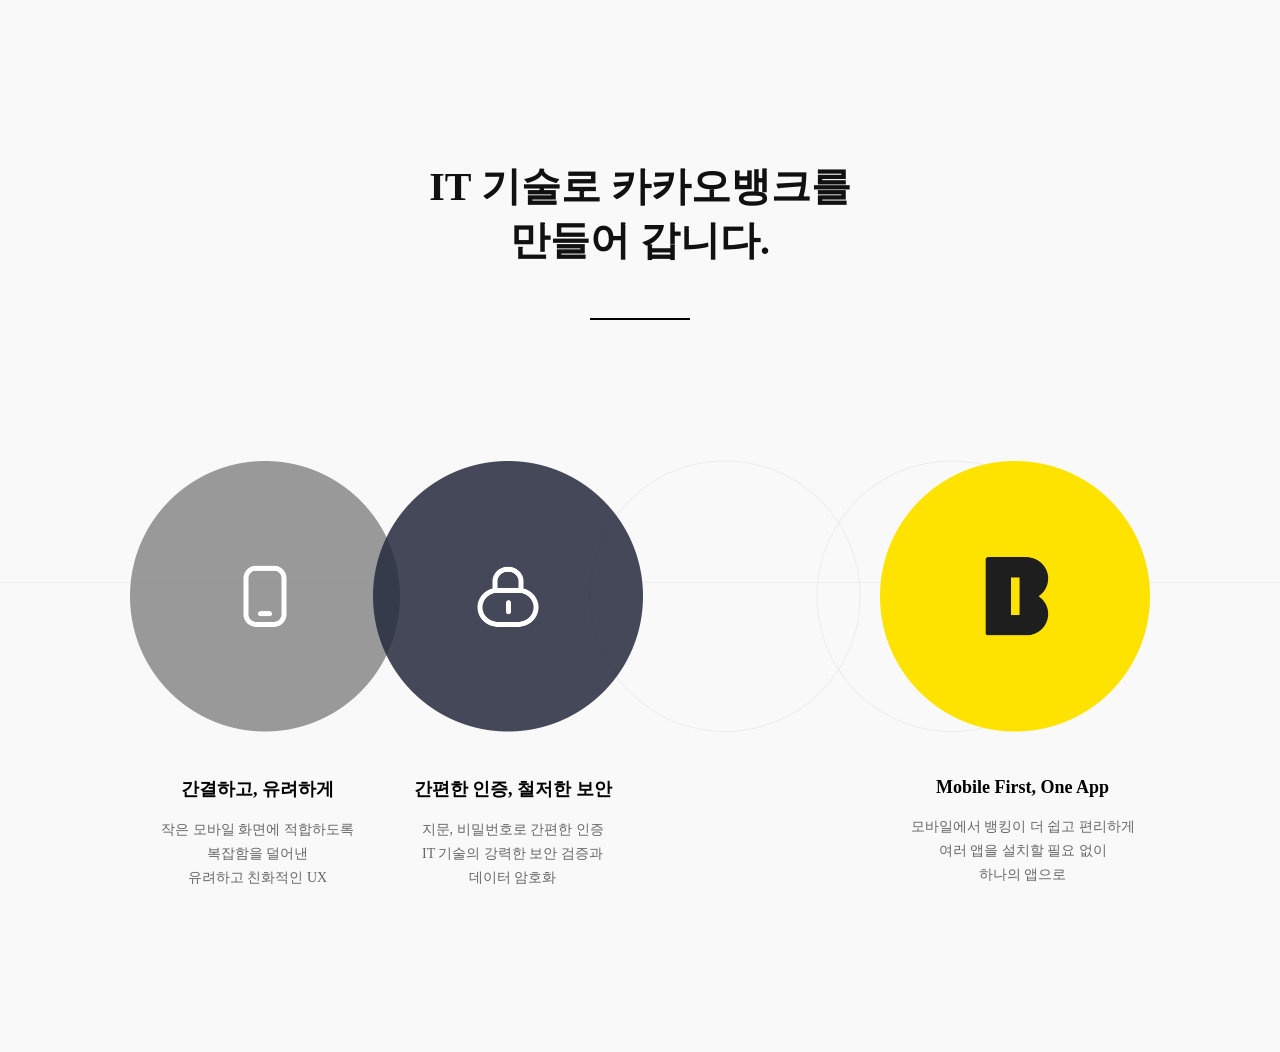
<file: sections/itSkill.html>
<!doctype html>
<html lang="ko">

<head>
	<meta charset="UTF-8" />
	<meta name="viewport" content="width=device-width, initial-scale=1.0" />
	<title>Document</title>
  <!-- 폰트어썸 불러오기 -->
  <link rel="stylesheet" href="https://cdnjs.cloudflare.com/ajax/libs/font-awesome/6.5.2/css/all.min.css">

  <!-- 제이쿼리 불러오기 -->
   <script src="https://cdnjs.cloudflare.com/ajax/libs/jquery/3.7.1/jquery.min.js"></script>
</head>

<body>
	
	<section class="itskill_box con-min-width">
		<div class="con">
			<h3>IT 기술로 카카오뱅크를<br>만들어 갑니다.</h3>

			<div class="divider"></div>

			<div class="txt_box">
				<div class="bg_divider"></div>
				<div class="img-box">
					<img src="../imgs/imgi_15_home_it.png" alt="">
				</div>

				<ul class="flex">
					<li>
						<strong>간결하고, 유려하게</strong>
						<p>
							작은 모바일 화면에 적합하도록
							<br>
							복잡함을 덜어낸
							<br>
							유려하고 친화적인 UX
						</p>
					</li>

					<li>
						<strong>간편한 인증, 철저한 보안</strong>
						<p>
							지문, 비밀번호로 간편한 인증
							<br>
							IT 기술의 강력한 보안 검증과
							<br>
							데이터 암호화
						</p>
					</li>

					<li class="flex-grow-1"></li>

					<li>
						<strong>Mobile First, One App</strong>
						<p>
							모바일에서 뱅킹이 더 쉽고 편리하게
							<br>
							여러 앱을 설치할 필요 없이
							<br>
							하나의 앱으로
						</p>
					</li>
				</ul>
			</div>

			
		</div>
	</section>

	<style>
		/* 노말라이즈 */
		body,
		ul,
		li {
			margin: 0;
			padding: 0;
			list-style: none;
		}

		a {
			color: inherit;
			text-decoration: none;
		}

		/* 라이브러리 */
		.border-red {
			border: 4px solid red;
		}

		.border-pink {
			border: 4px solid pink;
		}

		.border-blue {
			border: 4px solid blue;
		}

		.border-green {
			border: 4px solid green;
		}

		.border-black {
			border: 4px solid black;
		}

		.border-gold {
			border: 4px solid gold;
		}

		.flex {
			display: flex;
		}

		.flex-jc-e {
			justify-content: flex-end;
		}

		.flex-jc-s {
			justify-content: flex-start;
		}

		.flex-jc-c {
			justify-content: center;
		}

		.flex-jc-sb {
			justify-content: space-between;
		}

		.flex-ai-c {
			align-items: center;
		}

    	.flex-as-c {
    	align-self: center;
    	}

		.flex-grow-1 {
			flex-grow: 1;
		}

		.height-100p {
			height: 100%;
		}

		.block {
			display: block;
		}

		.con {
			margin-left: auto;
			margin-right: auto;
		}

		.img-box>img {
			width: 100%;
			display: block;
		}

		.relative {
			position: relative;
		}

		/* 커스텀 */
		.con {
			width: 1080px;
		}

		.con-min-width {
			min-width: 1080px;
		}

		::selection {
			background-color: #ffe100;
		}

		/* ------------- IT 기술 박스 시작 ------------- */
        .itskill_box {
			background-color: #f9f9f9;
			padding-top: 160px;
			padding-bottom: 110px;
		}

		.itskill_box h3 {
			margin: 0;
			font-size: 40px;
			line-height: 1.35;
			text-align: center;
			color: #111;
		}

		.itskill_box .divider {
			width: 100px;
			height: 2px;
			background-color: #000;
			margin: 50px auto 140px;
		}

		.itskill_box .txt_box .bg_divider {
			position: absolute;
			top: 582px;
			left: 0;
			width: 100%;
			height: 1px;
			background-color: #eee;
		}

		.itskill_box .txt_box .img-box {
			position: relative;
		}

		.itskill_box .txt_box .img-box,
		.itskill_box .txt_box ul {
			width: 1020px;
			margin: 0 auto;
		}

		.itskill_box .txt_box ul > li {
			width: 25%;
			height: 210px;
			text-align: center;
		}

		.itskill_box .txt_box ul > li > strong {
			display: block;
			margin: 45px 0 17px;
			font-size: 18px;
		}

		.itskill_box .txt_box ul > li > p {
			font-size: 14px;
			line-height: 24px;
			color: #666;
		}
		/* ------------- IT 기술 박스 끝 ------------- */
	</style> 
</body>

</html>
</file>
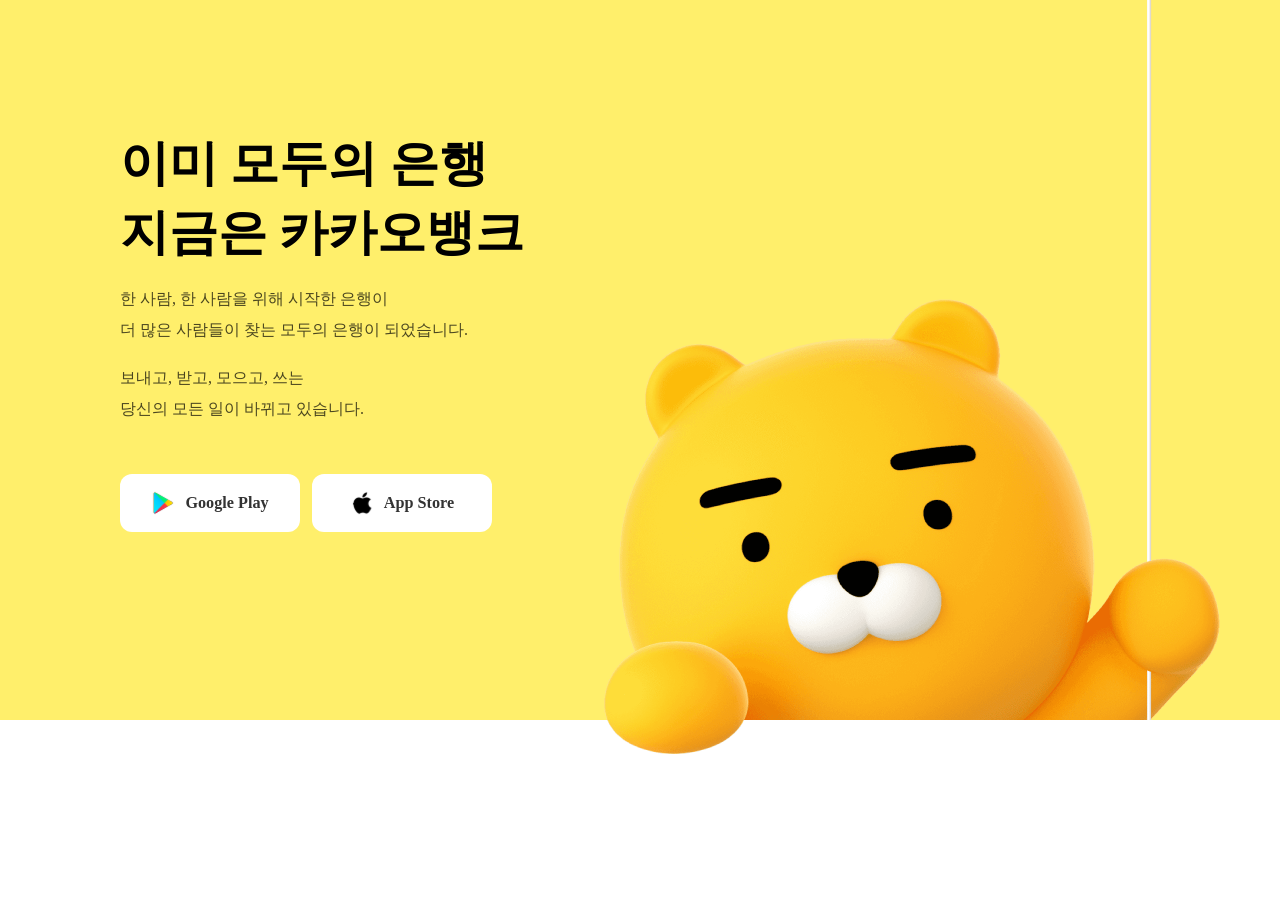
<file: sections/mainBanner.html>
<!doctype html>
<html lang="ko">

<head>
	<meta charset="UTF-8" />
	<meta name="viewport" content="width=device-width, initial-scale=1.0" />
	<title>Document</title>
  <!-- 폰트어썸 불러오기 -->
  <link rel="stylesheet" href="https://cdnjs.cloudflare.com/ajax/libs/font-awesome/6.5.2/css/all.min.css">

  <!-- 제이쿼리 불러오기 -->
   <script src="https://cdnjs.cloudflare.com/ajax/libs/jquery/3.7.1/jquery.min.js"></script>
</head>

<body>
	<section class="main_banner con-min-width">
        <div class="bg"></div>
		<div class="con relative">
			<div class="text_box">
			<h3>이미 모두의 은행<br>지금은 카카오뱅크</h3>

			<p>
				한 사람, 한 사람을 위해 시작한 은행이
				<br>
				더 많은 사람들이 찾는 모두의 은행이 되었습니다.
			</p>

			<p>
				보내고, 받고, 모으고, 쓰는
				<br>
				당신의 모든 일이 바뀌고 있습니다.
			</p>

			<ul class="btns flex">
				<li>
					<a href="#">
						<span class="ico ico-1"></span>
						<span>Google Play</span>
					</a>
				</li>
				<li>
					<a href="#">
						<span class="ico ico-2"></span>
						<span>App Store</span>
					</a>
				</li>
			</ul>
		</div>
		</div>
        <div class="con img-box banner_img">
            <img src="../imgs/imgi_21_main-bg3.png" alt="banner">
        </div>
    </section>

	<style>
		/* 노말라이즈 */
		body,
		ul,
		li {
			margin: 0;
			padding: 0;
			list-style: none;
		}

		a {
			color: inherit;
			text-decoration: none;
		}

		/* 라이브러리 */
		.border-red {
			border: 4px solid red;
		}

		.border-pink {
			border: 4px solid pink;
		}

		.border-blue {
			border: 4px solid blue;
		}

		.border-green {
			border: 4px solid green;
		}

		.border-black {
			border: 4px solid black;
		}

		.border-gold {
			border: 4px solid gold;
		}

		.flex {
			display: flex;
		}

		.flex-jc-e {
			justify-content: flex-end;
		}

		.flex-jc-s {
			justify-content: flex-start;
		}

		.flex-jc-c {
			justify-content: center;
		}

		.flex-jc-sb {
			justify-content: space-between;
		}

		.flex-ai-c {
			align-items: center;
		}

    .flex-as-c {
    align-self: center;
    }

		.flex-grow-1 {
			flex-grow: 1;
		}

		.height-100p {
			height: 100%;
		}

		.block {
			display: block;
		}

		.con {
			margin-left: auto;
			margin-right: auto;
		}

		.img-box>img {
			width: 100%;
			display: block;
		}

		.relative {
			position: relative;
		}

		/* 커스텀 */
		.con {
			width: 1080px;
		}

		.con-min-width {
			min-width: 1080px;
		}

		::selection {
			background-color: #ffe100;
		}

		/* ------------- 메인 베너 시작 ------------- */

        .main_banner {
            position: relative;
        }

        .main_banner > .banner_img {
            width: 1200px;
        }

        .main_banner > .bg {
            position: absolute;
            top: 0;
            left: 0;
            width: 100%;
            height: 720px;
            z-index: -1;
            background-color: #ffef6b;
        }

		/* 텍스트 시작 */
		.main_banner  .text_box {
			position: absolute;
			top: 130px;
			left: 20px;
		}
		.main_banner  .text_box > h3 {
			margin: 0;
			font-size: 49px;
			line-height: 1.4;
		}
		.main_banner  .text_box > p {
			font-size: 16px;
			line-height: 1.95;
			opacity: .7;
		}
		.main_banner  .text_box > .btns {
			margin-top: 50px;
		}

		.main_banner  .text_box > .btns > li:first-child {
			margin-right: 12px;
		}

		.main_banner  .text_box > .btns > li > a {
			display: block;
			width: 178px;
			height: 56px;
			border: 1px solid rgba(255, 255, 255, .3);
			border-radius: 12px;
			font-size: 16.2px;
			font-weight: bold;
			line-height: 56px;
			color: #333;
			background-color: #fff;
			display: flex;
			align-items: center;
			justify-content: center;
		}

		.main_banner  .text_box > .btns .ico {
			width: 24px;
			height: 24px;
			display: block;
			background-image: url(../imgs/img_kabang_250717.png);
			margin-right: 10px;
		}

		.main_banner .text_box > .btns .ico-1 {
    	background-position: -341px -292px;
		}

		.main_banner .text_box > .btns .ico-2 {
    	background-position: -371px -292px;
		}

		/* 텍스트 끝 */
        /* ------------- 메인 베너 끝 ------------- */
	</style> 
</body>

</html>
</file>
